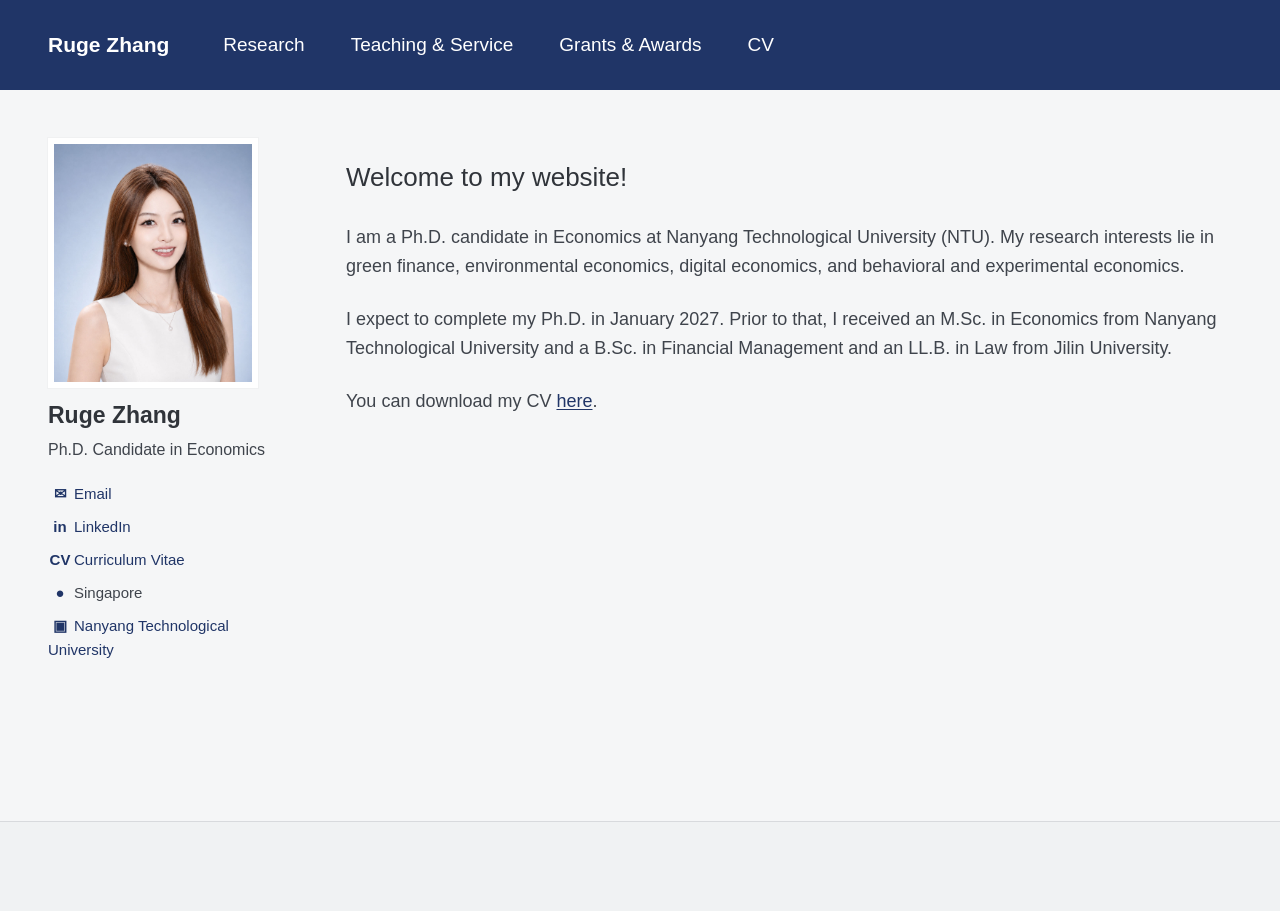
<file: index.html>
<!doctype html>
<html lang="en">
<head>
  <meta charset="utf-8">
  <meta name="viewport" content="width=device-width, initial-scale=1">
  <title>Ruge Zhang</title>
  <meta name="description" content="Ruge Zhang, Ph.D. candidate in Economics at Nanyang Technological University.">
  <link rel="stylesheet" href="style.css">
</head>
<body>
  <header class="site-header">
    <div class="nav-inner">
      <a class="brand" href="index.html" aria-current="page">Ruge Zhang</a>
      <nav class="nav-links" aria-label="Primary navigation">
        <a href="research.html">Research</a>
        <a href="service.html">Teaching &amp; Service</a>
        <a href="awards.html">Grants &amp; Awards</a>
        <a href="cv.html">CV</a>
      </nav>
    </div>
  </header>

  <main class="layout">
    <aside class="profile">
      <img class="profile-photo" src="uploads/1/4/7/3/147327230/id-photo_orig.jpg" alt="Ruge Zhang">
      <div>
        <h2 class="profile-name">Ruge Zhang</h2>
        <p class="profile-role">Ph.D. Candidate in Economics</p>
        <ul class="profile-links">
          <li><span class="icon">✉</span><a href="mailto:ruge001@e.ntu.edu.sg">Email</a></li>
          <li><span class="icon">in</span><a href="https://www.linkedin.com/in/ruge-zhang-132161204/" target="_blank" rel="noopener">LinkedIn</a></li>
          <li><span class="icon">CV</span><a href="uploads/1/4/7/3/147327230/Zhang_Ruge_CV.pdf" target="_blank" rel="noopener">Curriculum Vitae</a></li>
          <li class="plain"><span class="icon">●</span>Singapore</li>
          <li><span class="icon">▣</span><a href="https://www.ntu.edu.sg/sss" target="_blank" rel="noopener">Nanyang Technological University</a></li>
        </ul>
      </div>
    </aside>

    <section class="content">
      <h1>Welcome to my website!</h1>
      <p>I am a Ph.D. candidate in Economics at Nanyang Technological University (NTU). My research interests lie in green finance, environmental economics, digital economics, and behavioral and experimental economics.</p>
      <p>I expect to complete my Ph.D. in January 2027. Prior to that, I received an M.Sc. in Economics from Nanyang Technological University and a B.Sc. in Financial Management and an LL.B. in Law from Jilin University.</p>
      <p class="cv-note">You can download my CV <a href="uploads/1/4/7/3/147327230/Zhang_Ruge_CV.pdf" target="_blank" rel="noopener">here</a>.</p>
    </section>
  </main>

  <footer class="site-footer"></footer>
</body>
</html>
</file>
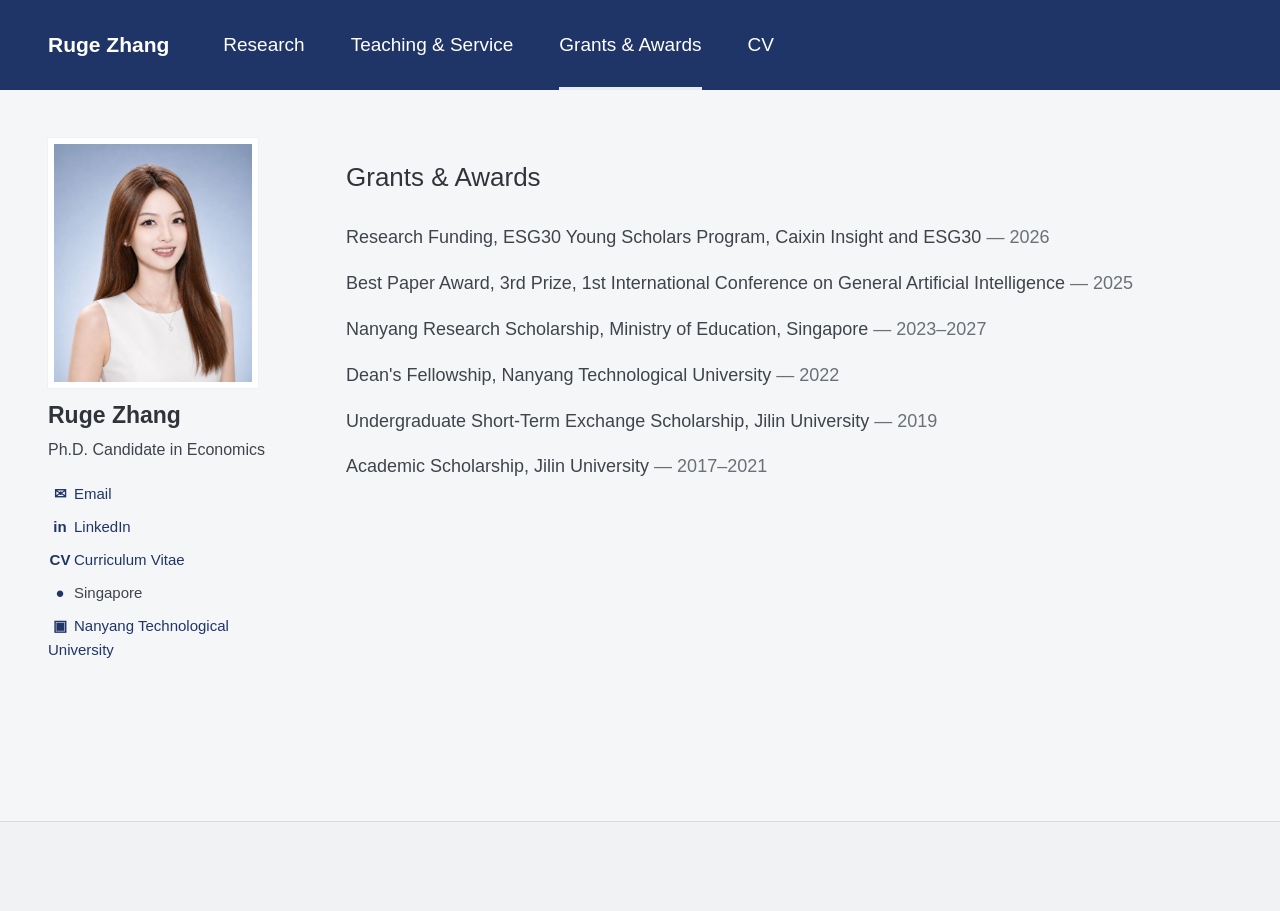
<file: awards.html>
<!doctype html>
<html lang="en">
<head>
  <meta charset="utf-8">
  <meta name="viewport" content="width=device-width, initial-scale=1">
  <title>Grants &amp; Awards — Ruge Zhang</title>
  <meta name="description" content="Grants and awards received by Ruge Zhang.">
  <link rel="stylesheet" href="style.css">
</head>
<body>
  <header class="site-header">
    <div class="nav-inner">
      <a class="brand" href="index.html">Ruge Zhang</a>
      <nav class="nav-links" aria-label="Primary navigation">
        <a href="research.html">Research</a>
        <a href="service.html">Teaching &amp; Service</a>
        <a href="awards.html" aria-current="page">Grants &amp; Awards</a>
        <a href="cv.html">CV</a>
      </nav>
    </div>
  </header>

  <main class="layout">
    <aside class="profile">
      <img class="profile-photo" src="uploads/1/4/7/3/147327230/id-photo_orig.jpg" alt="Ruge Zhang">
      <div>
        <h2 class="profile-name">Ruge Zhang</h2>
        <p class="profile-role">Ph.D. Candidate in Economics</p>
        <ul class="profile-links">
          <li><span class="icon">✉</span><a href="mailto:ruge001@e.ntu.edu.sg">Email</a></li>
          <li><span class="icon">in</span><a href="https://www.linkedin.com/in/ruge-zhang-132161204/" target="_blank" rel="noopener">LinkedIn</a></li>
          <li><span class="icon">CV</span><a href="uploads/1/4/7/3/147327230/Zhang_Ruge_CV.pdf" target="_blank" rel="noopener">Curriculum Vitae</a></li>
          <li class="plain"><span class="icon">●</span>Singapore</li>
          <li><span class="icon">▣</span><a href="https://www.ntu.edu.sg/sss" target="_blank" rel="noopener">Nanyang Technological University</a></li>
        </ul>
      </div>
    </aside>

    <section class="content">
      <h1>Grants &amp; Awards</h1>
      <ul class="clean-list">
        <li>Research Funding, ESG30 Young Scholars Program, Caixin Insight and ESG30 <span class="year">— 2026</span></li>
        <li>Best Paper Award, 3rd Prize, 1st International Conference on General Artificial Intelligence <span class="year">— 2025</span></li>
        <li>Nanyang Research Scholarship, Ministry of Education, Singapore <span class="year">— 2023–2027</span></li>
        <li>Dean's Fellowship, Nanyang Technological University <span class="year">— 2022</span></li>
        <li>Undergraduate Short-Term Exchange Scholarship, Jilin University <span class="year">— 2019</span></li>
        <li>Academic Scholarship, Jilin University <span class="year">— 2017–2021</span></li>
      </ul>
    </section>
  </main>

  <footer class="site-footer"></footer>
</body>
</html>
</file>
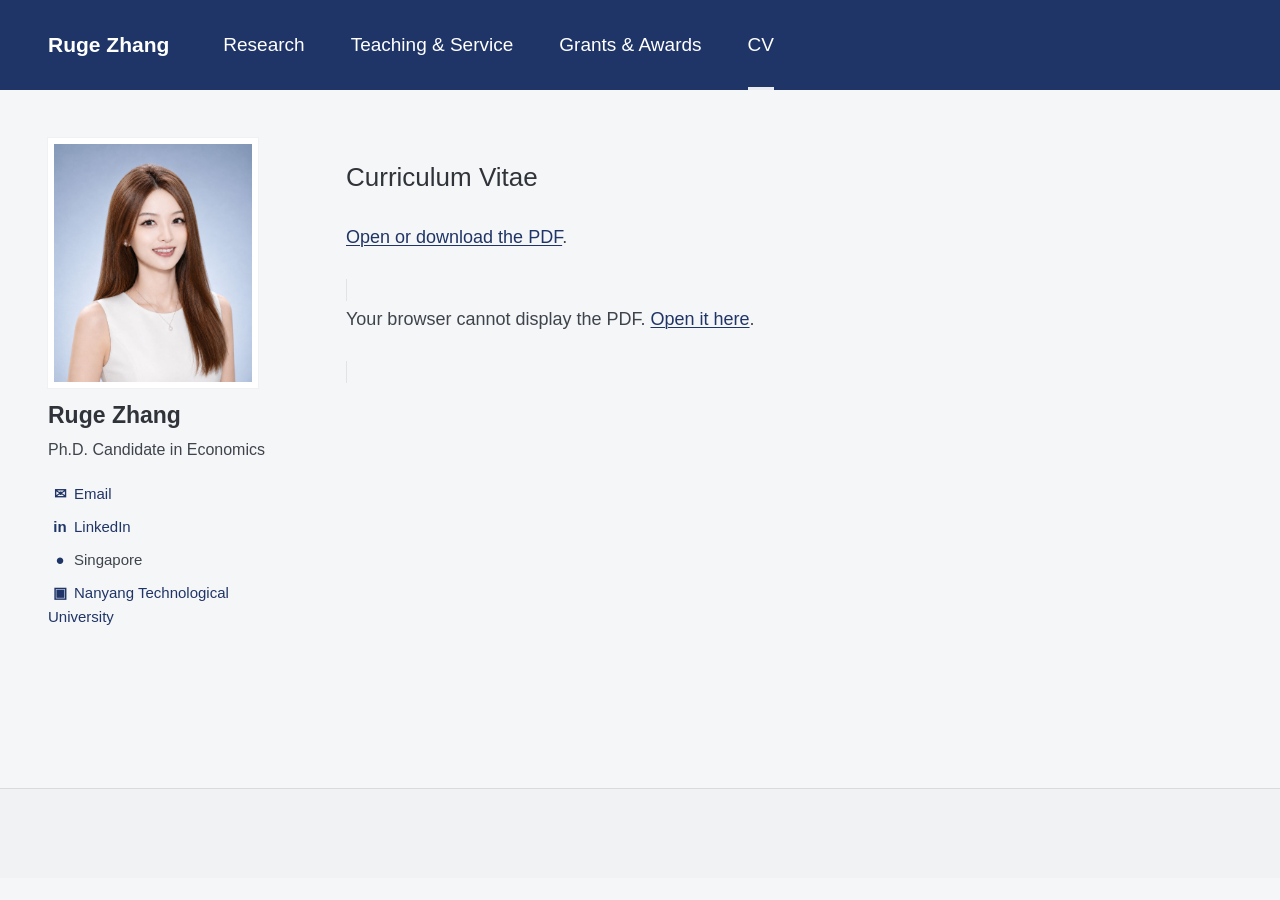
<file: cv.html>
<!doctype html>
<html lang="en">
<head>
  <meta charset="utf-8">
  <meta name="viewport" content="width=device-width, initial-scale=1">
  <title>CV — Ruge Zhang</title>
  <meta name="description" content="Curriculum vitae of Ruge Zhang.">
  <link rel="stylesheet" href="style.css">
</head>
<body>
  <header class="site-header">
    <div class="nav-inner">
      <a class="brand" href="index.html">Ruge Zhang</a>
      <nav class="nav-links" aria-label="Primary navigation">
        <a href="research.html">Research</a>
        <a href="service.html">Teaching &amp; Service</a>
        <a href="awards.html">Grants &amp; Awards</a>
        <a href="cv.html" aria-current="page">CV</a>
      </nav>
    </div>
  </header>

  <main class="layout">
    <aside class="profile">
      <img class="profile-photo" src="uploads/1/4/7/3/147327230/id-photo_orig.jpg" alt="Ruge Zhang">
      <div>
        <h2 class="profile-name">Ruge Zhang</h2>
        <p class="profile-role">Ph.D. Candidate in Economics</p>
        <ul class="profile-links">
          <li><span class="icon">✉</span><a href="mailto:ruge001@e.ntu.edu.sg">Email</a></li>
          <li><span class="icon">in</span><a href="https://www.linkedin.com/in/ruge-zhang-132161204/" target="_blank" rel="noopener">LinkedIn</a></li>
          <li class="plain"><span class="icon">●</span>Singapore</li>
          <li><span class="icon">▣</span><a href="https://www.ntu.edu.sg/sss" target="_blank" rel="noopener">Nanyang Technological University</a></li>
        </ul>
      </div>
    </aside>

    <section class="content">
      <h1>Curriculum Vitae</h1>
      <p><a href="uploads/1/4/7/3/147327230/Zhang_Ruge_CV.pdf" target="_blank" rel="noopener">Open or download the PDF</a>.</p>
      <object class="cv-frame" data="uploads/1/4/7/3/147327230/Zhang_Ruge_CV.pdf" type="application/pdf">
        <p>Your browser cannot display the PDF. <a href="uploads/1/4/7/3/147327230/Zhang_Ruge_CV.pdf">Open it here</a>.</p>
      </object>
    </section>
  </main>

  <footer class="site-footer"></footer>
</body>
</html>
</file>
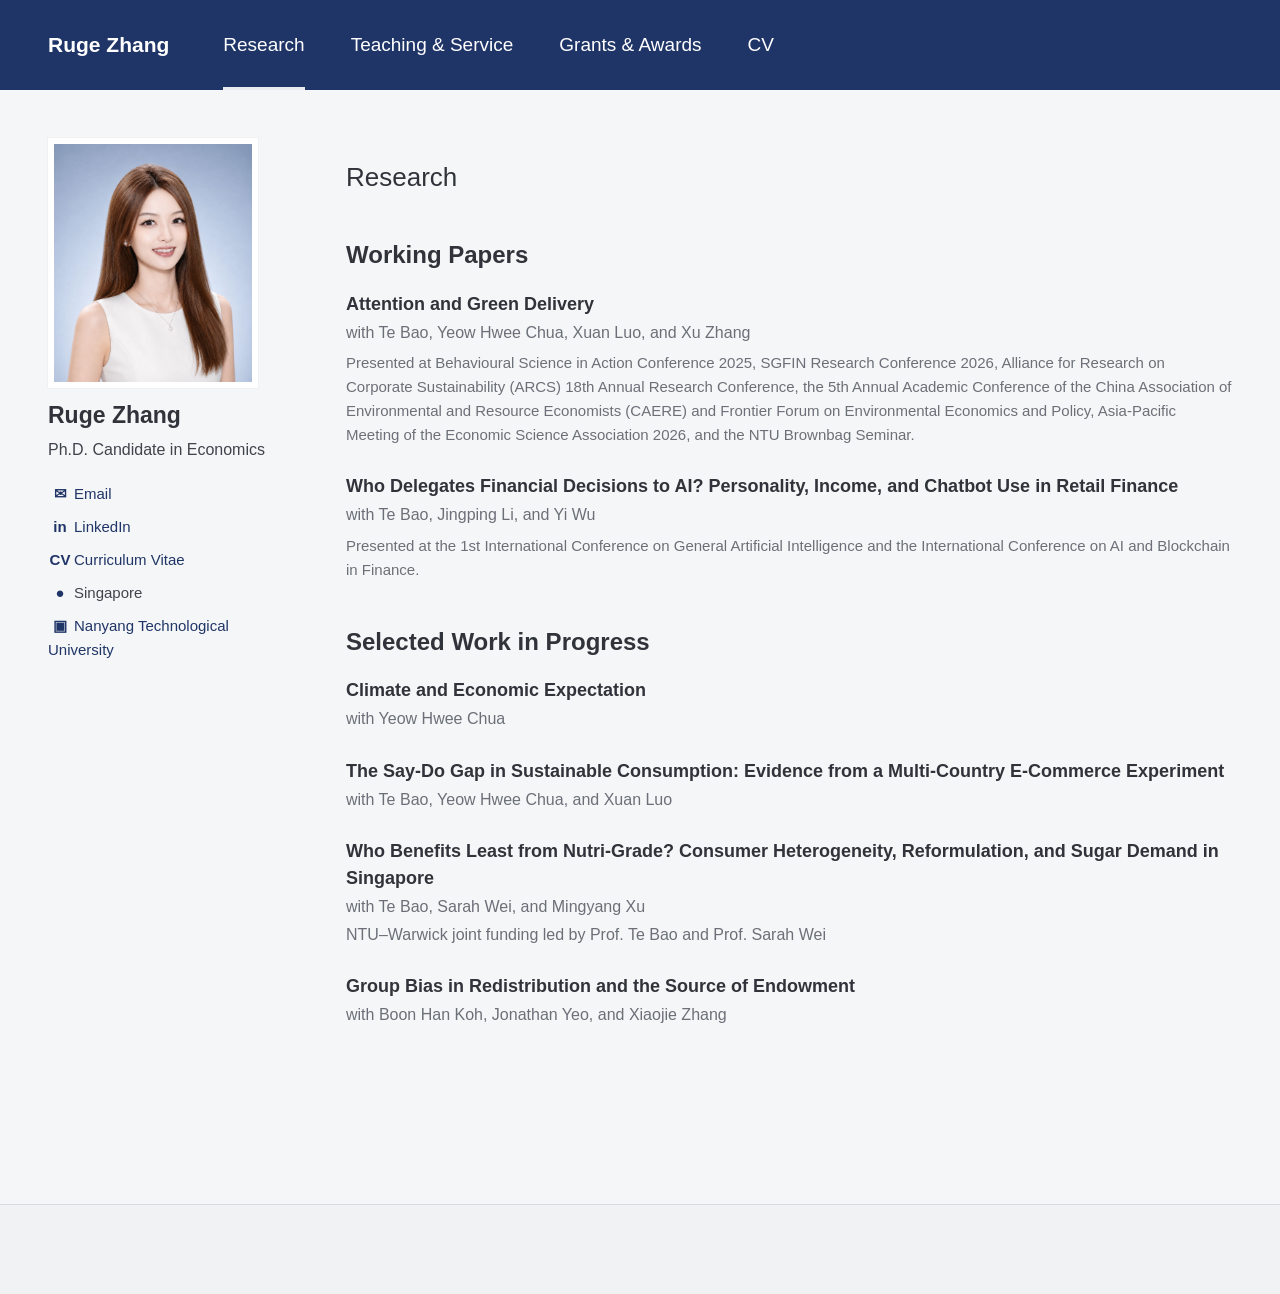
<file: research.html>
<!doctype html>
<html lang="en">
<head>
  <meta charset="utf-8">
  <meta name="viewport" content="width=device-width, initial-scale=1">
  <title>Research — Ruge Zhang</title>
  <meta name="description" content="Research by Ruge Zhang.">
  <link rel="stylesheet" href="style.css">
</head>
<body>
  <header class="site-header">
    <div class="nav-inner">
      <a class="brand" href="index.html">Ruge Zhang</a>
      <nav class="nav-links" aria-label="Primary navigation">
        <a href="research.html" aria-current="page">Research</a>
        <a href="service.html">Teaching &amp; Service</a>
        <a href="awards.html">Grants &amp; Awards</a>
        <a href="cv.html">CV</a>
      </nav>
    </div>
  </header>

  <main class="layout">
    <aside class="profile">
      <img class="profile-photo" src="uploads/1/4/7/3/147327230/id-photo_orig.jpg" alt="Ruge Zhang">
      <div>
        <h2 class="profile-name">Ruge Zhang</h2>
        <p class="profile-role">Ph.D. Candidate in Economics</p>
        <ul class="profile-links">
          <li><span class="icon">✉</span><a href="mailto:ruge001@e.ntu.edu.sg">Email</a></li>
          <li><span class="icon">in</span><a href="https://www.linkedin.com/in/ruge-zhang-132161204/" target="_blank" rel="noopener">LinkedIn</a></li>
          <li><span class="icon">CV</span><a href="uploads/1/4/7/3/147327230/Zhang_Ruge_CV.pdf" target="_blank" rel="noopener">Curriculum Vitae</a></li>
          <li class="plain"><span class="icon">●</span>Singapore</li>
          <li><span class="icon">▣</span><a href="https://www.ntu.edu.sg/sss" target="_blank" rel="noopener">Nanyang Technological University</a></li>
        </ul>
      </div>
    </aside>

    <section class="content">
      <h1>Research</h1>

      <h2>Working Papers</h2>
      <div class="paper">
        <div class="paper-title">Attention and Green Delivery</div>
        <div class="coauthors">with Te Bao, Yeow Hwee Chua, Xuan Luo, and Xu Zhang</div>
        <div class="presented">Presented at Behavioural Science in Action Conference 2025, SGFIN Research Conference 2026, Alliance for Research on Corporate Sustainability (ARCS) 18th Annual Research Conference, the 5th Annual Academic Conference of the China Association of Environmental and Resource Economists (CAERE) and Frontier Forum on Environmental Economics and Policy, Asia-Pacific Meeting of the Economic Science Association 2026, and the NTU Brownbag Seminar.</div>
      </div>
      <div class="paper">
        <div class="paper-title">Who Delegates Financial Decisions to AI? Personality, Income, and Chatbot Use in Retail Finance</div>
        <div class="coauthors">with Te Bao, Jingping Li, and Yi Wu</div>
        <div class="presented">Presented at the 1st International Conference on General Artificial Intelligence and the International Conference on AI and Blockchain in Finance.</div>
      </div>

      <h2>Selected Work in Progress</h2>
      <div class="paper">
        <div class="paper-title">Climate and Economic Expectation</div>
        <div class="coauthors">with Yeow Hwee Chua</div>
      </div>
      <div class="paper">
        <div class="paper-title">The Say-Do Gap in Sustainable Consumption: Evidence from a Multi-Country E-Commerce Experiment</div>
        <div class="coauthors">with Te Bao, Yeow Hwee Chua, and Xuan Luo</div>
      </div>
      <div class="paper">
        <div class="paper-title">Who Benefits Least from Nutri-Grade? Consumer Heterogeneity, Reformulation, and Sugar Demand in Singapore</div>
        <div class="coauthors">with Te Bao, Sarah Wei, and Mingyang Xu</div>
        <div class="detail">NTU–Warwick joint funding led by Prof. Te Bao and Prof. Sarah Wei</div>
      </div>
      <div class="paper">
        <div class="paper-title">Group Bias in Redistribution and the Source of Endowment</div>
        <div class="coauthors">with Boon Han Koh, Jonathan Yeo, and Xiaojie Zhang</div>
      </div>
    </section>
  </main>

  <footer class="site-footer"></footer>
</body>
</html>
</file>
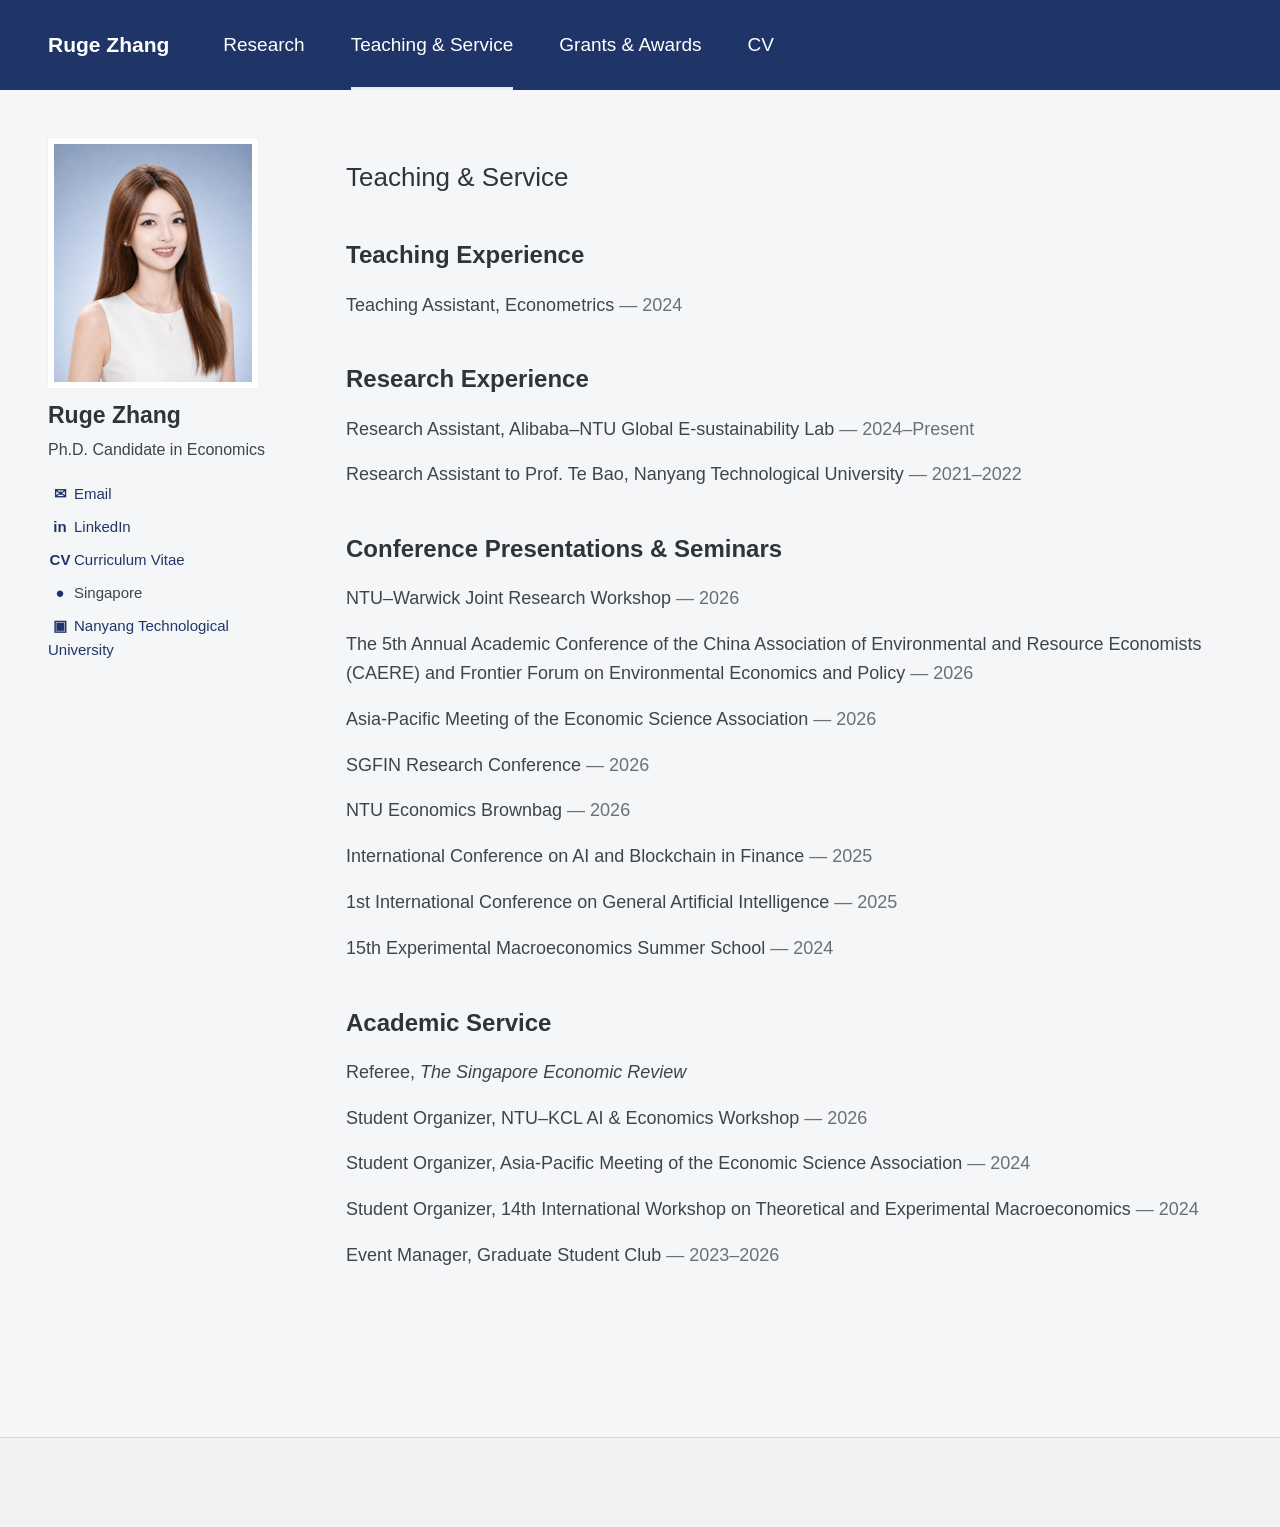
<file: service.html>
<!doctype html>
<html lang="en">
<head>
  <meta charset="utf-8">
  <meta name="viewport" content="width=device-width, initial-scale=1">
  <title>Teaching &amp; Service — Ruge Zhang</title>
  <meta name="description" content="Teaching, research experience, and academic service by Ruge Zhang.">
  <link rel="stylesheet" href="style.css">
</head>
<body>
  <header class="site-header">
    <div class="nav-inner">
      <a class="brand" href="index.html">Ruge Zhang</a>
      <nav class="nav-links" aria-label="Primary navigation">
        <a href="research.html">Research</a>
        <a href="service.html" aria-current="page">Teaching &amp; Service</a>
        <a href="awards.html">Grants &amp; Awards</a>
        <a href="cv.html">CV</a>
      </nav>
    </div>
  </header>

  <main class="layout">
    <aside class="profile">
      <img class="profile-photo" src="uploads/1/4/7/3/147327230/id-photo_orig.jpg" alt="Ruge Zhang">
      <div>
        <h2 class="profile-name">Ruge Zhang</h2>
        <p class="profile-role">Ph.D. Candidate in Economics</p>
        <ul class="profile-links">
          <li><span class="icon">✉</span><a href="mailto:ruge001@e.ntu.edu.sg">Email</a></li>
          <li><span class="icon">in</span><a href="https://www.linkedin.com/in/ruge-zhang-132161204/" target="_blank" rel="noopener">LinkedIn</a></li>
          <li><span class="icon">CV</span><a href="uploads/1/4/7/3/147327230/Zhang_Ruge_CV.pdf" target="_blank" rel="noopener">Curriculum Vitae</a></li>
          <li class="plain"><span class="icon">●</span>Singapore</li>
          <li><span class="icon">▣</span><a href="https://www.ntu.edu.sg/sss" target="_blank" rel="noopener">Nanyang Technological University</a></li>
        </ul>
      </div>
    </aside>

    <section class="content">
      <h1>Teaching &amp; Service</h1>

      <h2>Teaching Experience</h2>
      <ul class="clean-list">
        <li>Teaching Assistant, Econometrics <span class="year">— 2024</span></li>
      </ul>

      <h2>Research Experience</h2>
      <ul class="clean-list">
        <li>Research Assistant, Alibaba–NTU Global E-sustainability Lab <span class="year">— 2024–Present</span></li>
        <li>Research Assistant to Prof. Te Bao, Nanyang Technological University <span class="year">— 2021–2022</span></li>
      </ul>

      <h2>Conference Presentations &amp; Seminars</h2>
      <ul class="clean-list">
        <li>NTU–Warwick Joint Research Workshop <span class="year">— 2026</span></li>
        <li>The 5th Annual Academic Conference of the China Association of Environmental and Resource Economists (CAERE) and Frontier Forum on Environmental Economics and Policy <span class="year">— 2026</span></li>
        <li>Asia-Pacific Meeting of the Economic Science Association <span class="year">— 2026</span></li>
        <li>SGFIN Research Conference <span class="year">— 2026</span></li>
        <li>NTU Economics Brownbag <span class="year">— 2026</span></li>
        <li>International Conference on AI and Blockchain in Finance <span class="year">— 2025</span></li>
        <li>1st International Conference on General Artificial Intelligence <span class="year">— 2025</span></li>
        <li>15th Experimental Macroeconomics Summer School <span class="year">— 2024</span></li>
      </ul>

      <h2>Academic Service</h2>
      <ul class="clean-list">
        <li>Referee, <em>The Singapore Economic Review</em></li>
        <li>Student Organizer, NTU–KCL AI &amp; Economics Workshop <span class="year">— 2026</span></li>
        <li>Student Organizer, Asia-Pacific Meeting of the Economic Science Association <span class="year">— 2024</span></li>
        <li>Student Organizer, 14th International Workshop on Theoretical and Experimental Macroeconomics <span class="year">— 2024</span></li>
        <li>Event Manager, Graduate Student Club <span class="year">— 2023–2026</span></li>
      </ul>
    </section>
  </main>

  <footer class="site-footer"></footer>
</body>
</html>
</file>
<file: style.css>
:root {
  --navy: #203567;
  --navy-dark: #182b58;
  --text: #3f444c;
  --heading: #30343a;
  --muted: #6b7078;
  --link: #203567;
  --bg: #f5f6f7;
  --line: #e1e3e6;
  --max: 1380px;
  --sidebar: 230px;
}

* { box-sizing: border-box; }

html { scroll-behavior: smooth; }

body {
  margin: 0;
  color: var(--text);
  background: var(--bg);
  font-family: -apple-system, BlinkMacSystemFont, "Segoe UI", Roboto, Helvetica, Arial, sans-serif;
  font-size: 18px;
  line-height: 1.6;
  -webkit-font-smoothing: antialiased;
}

a {
  color: var(--link);
  text-decoration-thickness: 1px;
  text-underline-offset: 2px;
}

a:hover { color: var(--navy-dark); }

.site-header {
  background: var(--navy);
  color: #fff;
}

.nav-inner {
  max-width: var(--max);
  min-height: 86px;
  margin: 0 auto;
  padding: 0 48px;
  display: flex;
  align-items: center;
  gap: 54px;
}

.brand {
  color: #fff;
  font-size: 21px;
  font-weight: 700;
  text-decoration: none;
  white-space: nowrap;
}

.nav-links {
  display: flex;
  align-items: center;
  gap: 46px;
  flex-wrap: wrap;
}

.nav-links a {
  color: #fff;
  font-size: 19px;
  font-weight: 500;
  text-decoration: none;
  padding: 30px 0 27px;
  border-bottom: 3px solid transparent;
}

.nav-links a:hover,
.nav-links a[aria-current="page"] {
  border-bottom-color: rgba(255, 255, 255, 0.9);
}

.layout {
  max-width: var(--max);
  margin: 0 auto;
  padding: 48px 48px 150px;
  display: grid;
  grid-template-columns: var(--sidebar) minmax(0, 1fr);
  gap: 68px;
  align-items: start;
}

.profile {
  position: sticky;
  top: 34px;
  align-self: start;
}

.profile-photo {
  display: block;
  width: 210px;
  height: 250px;
  object-fit: cover;
  object-position: center 28%;
  background: #fff;
  border: 6px solid #fff;
  box-shadow: 0 0 0 1px rgba(0,0,0,0.02);
}

.profile-name {
  margin: 13px 0 0;
  color: var(--heading);
  font-size: 23px;
  line-height: 1.25;
  font-weight: 700;
}

.profile-role {
  margin: 8px 0 20px;
  color: var(--text);
  font-size: 16px;
  line-height: 1.5;
}

.profile-links {
  list-style: none;
  margin: 0;
  padding: 0;
  font-size: 15px;
}

.profile-links li { margin: 9px 0; }

.profile-links a {
  color: var(--navy);
  text-decoration: none;
}

.profile-links a:hover { text-decoration: underline; }

.profile-links .icon {
  display: inline-block;
  width: 24px;
  color: var(--navy);
  font-weight: 700;
  text-align: center;
  margin-right: 2px;
}

.profile-links .plain {
  color: var(--text);
}

.content {
  min-width: 0;
  padding-top: 22px;
}

.content h1 {
  margin: 0 0 28px;
  color: var(--heading);
  font-size: 26px;
  line-height: 1.35;
  font-weight: 500;
}

.content h2 {
  margin: 44px 0 20px;
  color: var(--heading);
  font-size: 24px;
  line-height: 1.3;
  font-weight: 650;
}

.content h2:first-child { margin-top: 0; }

.content p {
  margin: 0 0 24px;
  max-width: 1000px;
}

.paper,
.entry {
  max-width: 1000px;
  margin: 0 0 26px;
}

.paper-title {
  color: var(--heading);
  font-size: 18px;
  font-weight: 650;
  line-height: 1.5;
}

.coauthors,
.detail {
  margin-top: 2px;
  color: var(--muted);
  font-size: 16px;
}

.presented {
  margin-top: 6px;
  color: var(--muted);
  font-size: 15px;
  line-height: 1.6;
}

.clean-list {
  list-style: none;
  margin: 0;
  padding: 0;
  max-width: 1000px;
}

.clean-list li {
  margin: 0 0 17px;
  padding-bottom: 0;
}

.year {
  color: var(--muted);
  white-space: nowrap;
}

.cv-note {
  margin-top: 34px;
}

.cv-frame {
  width: 100%;
  min-height: 900px;
  border: 1px solid var(--line);
  background: #fff;
}

.site-footer {
  border-top: 1px solid #d8dadd;
  background: #f0f2f3;
  min-height: 90px;
}

@media (max-width: 900px) {
  body { font-size: 17px; }

  .nav-inner {
    padding: 0 28px;
    gap: 28px;
    min-height: 74px;
  }

  .nav-links { gap: 24px; }
  .nav-links a { font-size: 16px; padding: 25px 0 22px; }

  .layout {
    padding: 40px 28px 100px;
    grid-template-columns: 190px minmax(0, 1fr);
    gap: 38px;
  }

  .profile-photo {
    width: 180px;
    height: 215px;
  }
}

@media (max-width: 680px) {
  .nav-inner {
    padding: 18px 22px 14px;
    display: block;
  }

  .brand { display: inline-block; margin-bottom: 10px; }

  .nav-links {
    gap: 10px 22px;
  }

  .nav-links a {
    padding: 6px 0;
    border-bottom-width: 2px;
  }

  .layout {
    display: block;
    padding: 32px 22px 80px;
  }

  .profile {
    position: static;
    display: grid;
    grid-template-columns: 130px minmax(0, 1fr);
    gap: 20px;
    margin-bottom: 42px;
  }

  .profile-photo {
    width: 130px;
    height: 155px;
  }

  .profile-name { margin-top: 0; }
  .profile-role { margin-bottom: 10px; }
  .profile-links { font-size: 14px; }
  .content { padding-top: 0; }
}

@media (max-width: 430px) {
  .profile {
    grid-template-columns: 1fr;
  }

  .profile-photo {
    width: 170px;
    height: 205px;
  }
}
</file>
